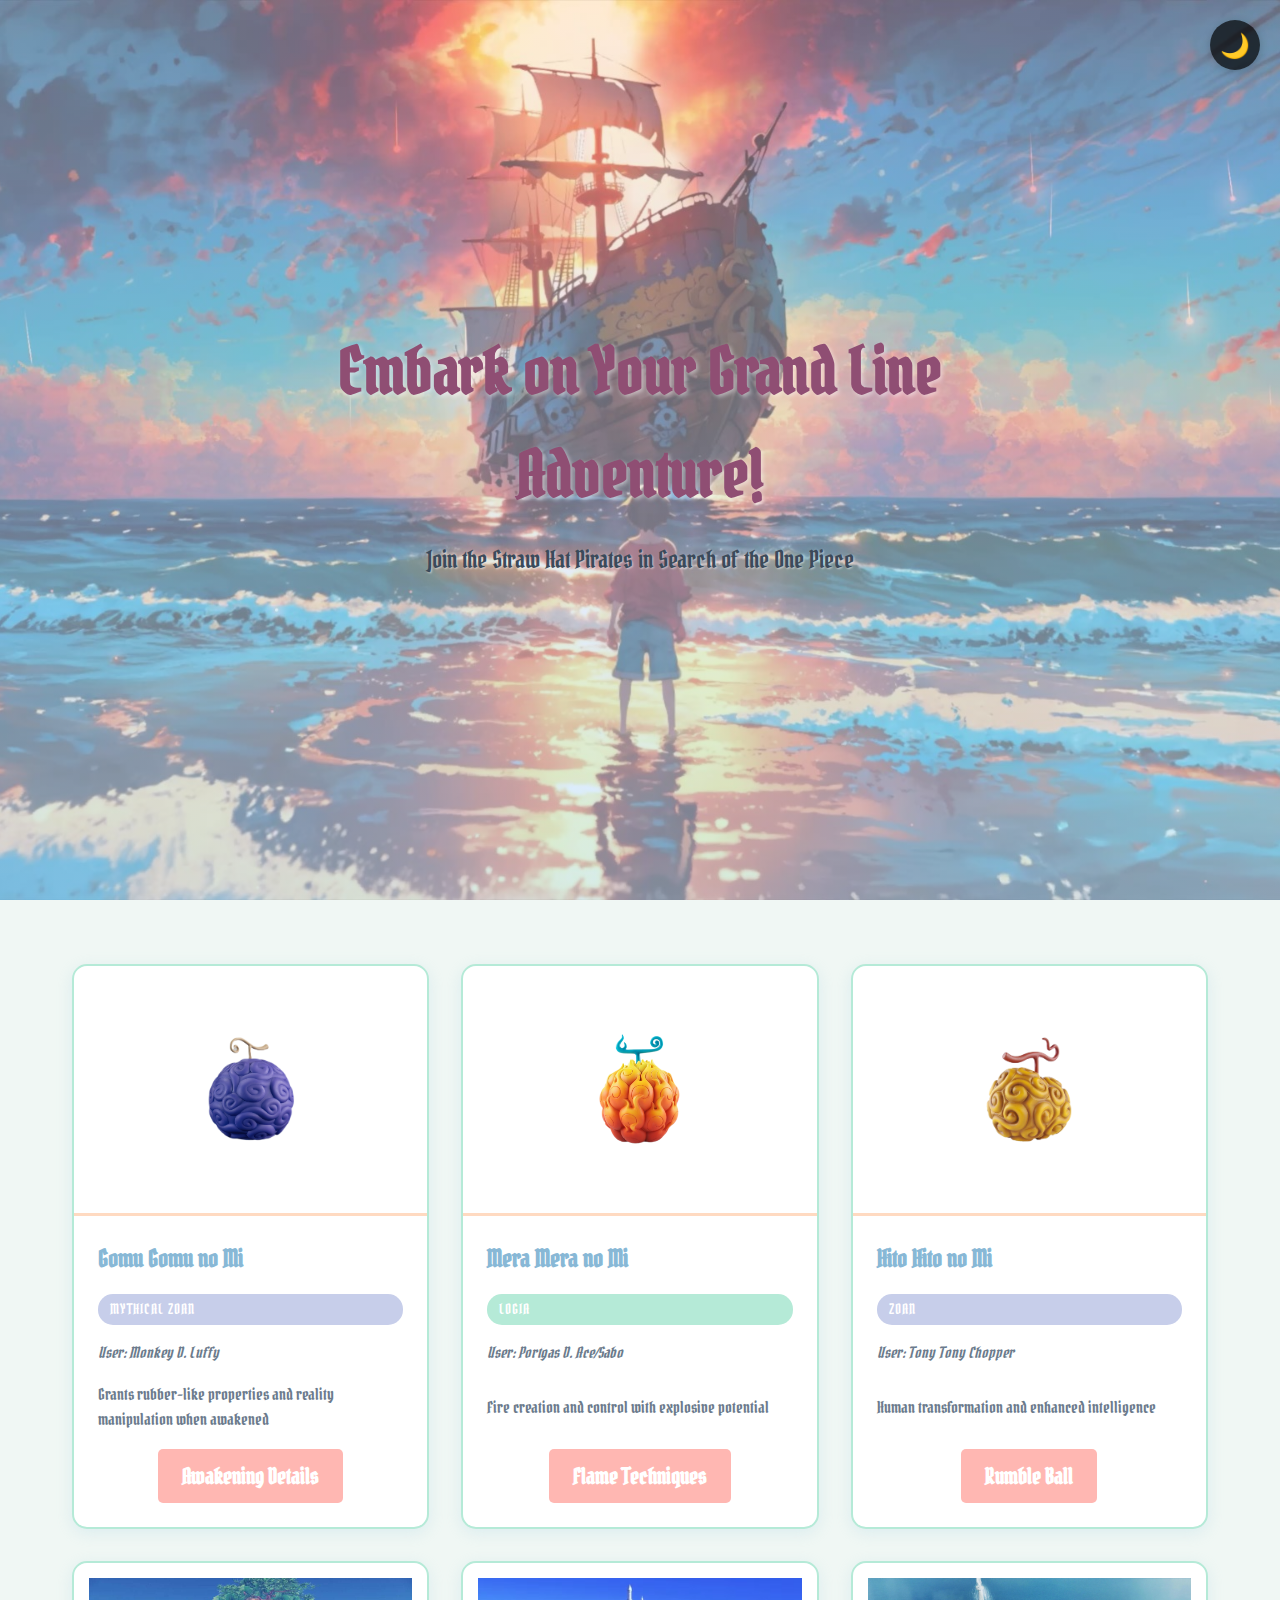
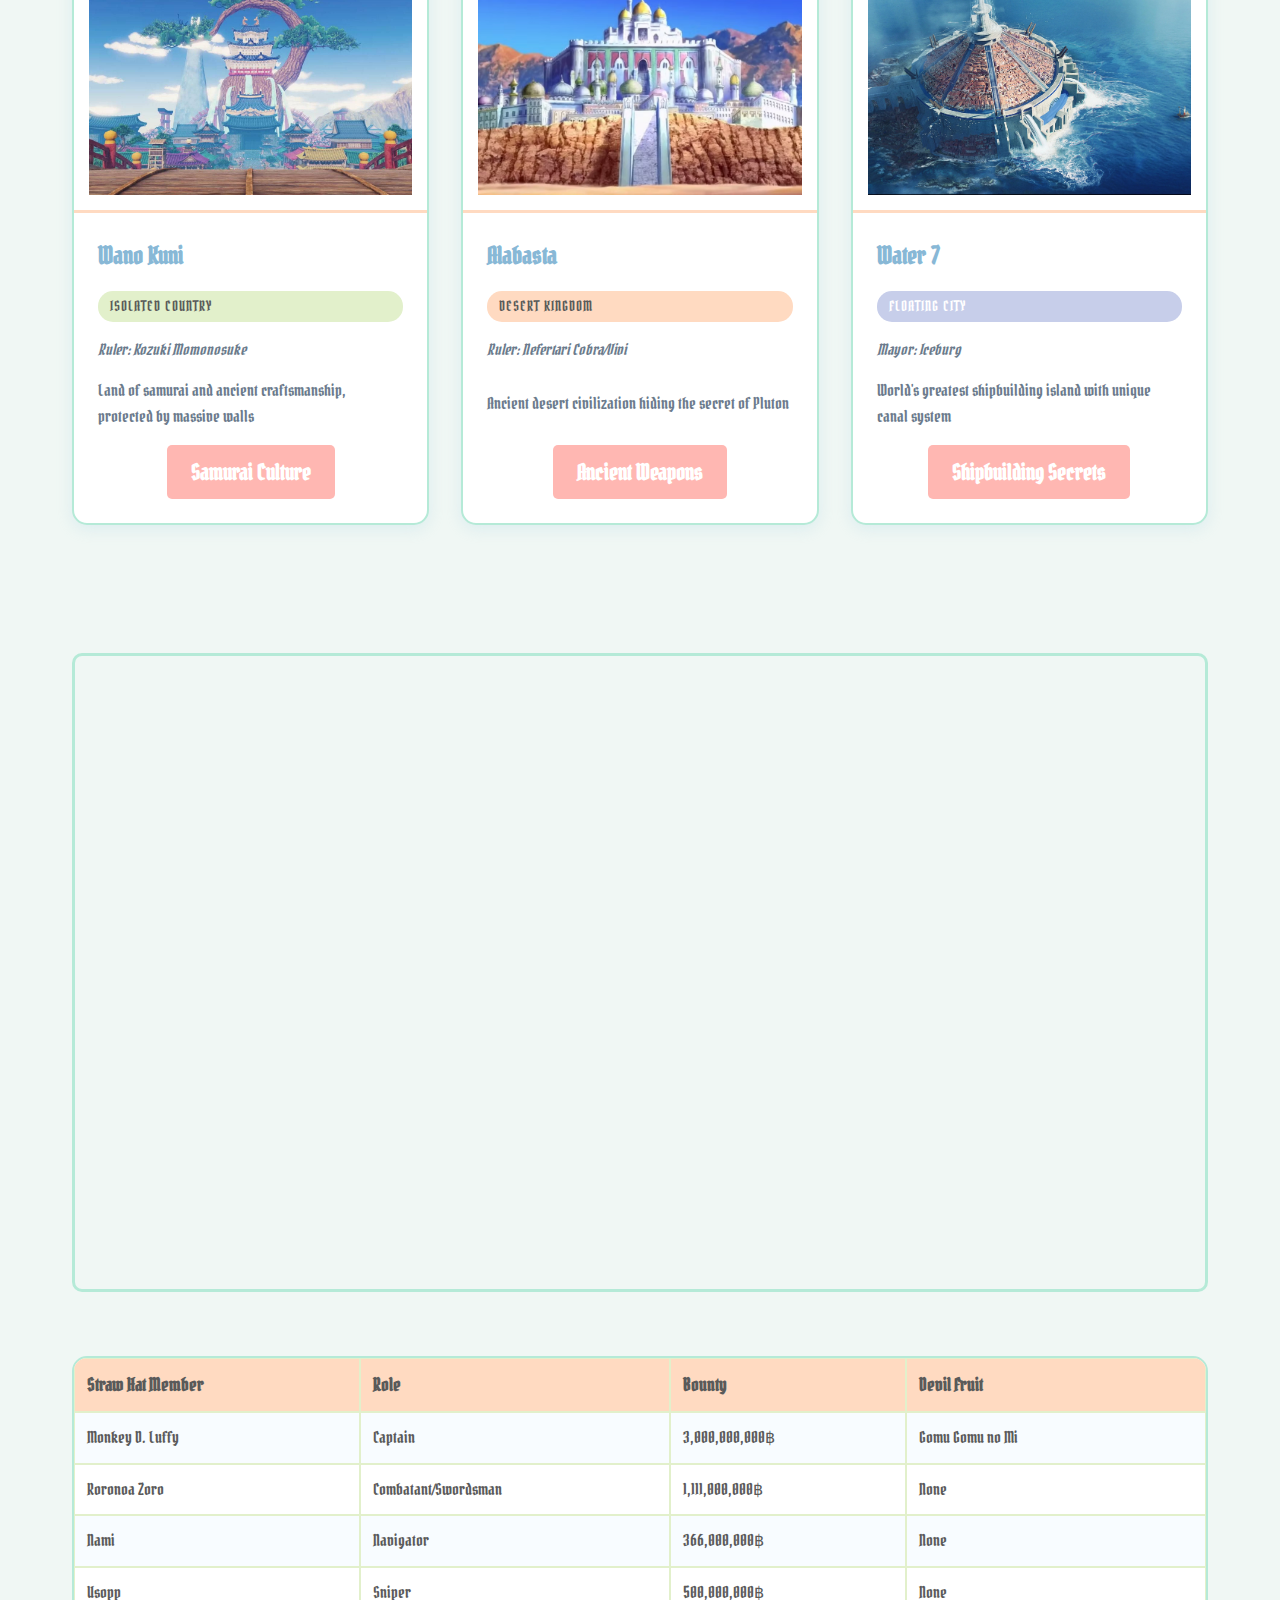
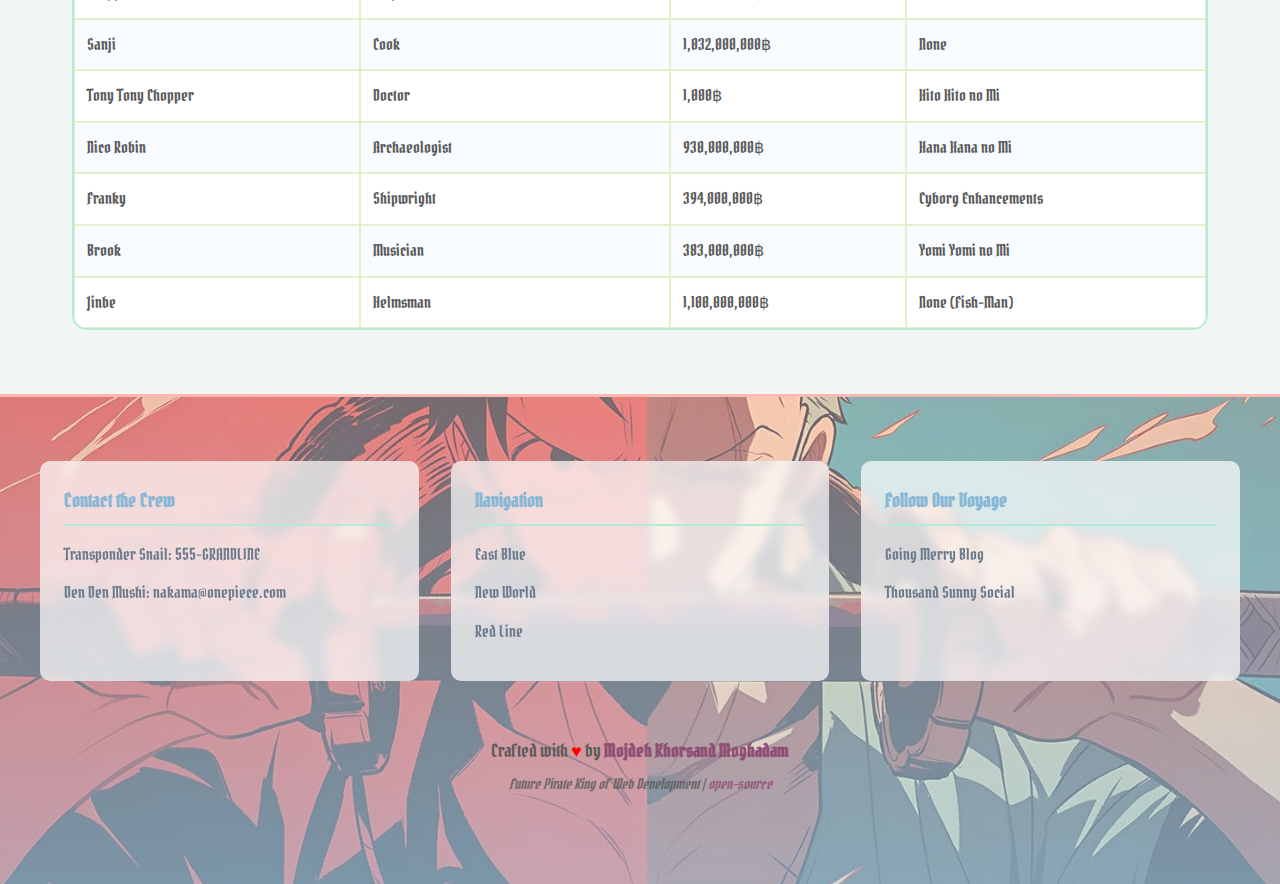
<file: index.html>
<!DOCTYPE html>
<html lang="en">
  <head>
    <meta charset="UTF-8" />
    <meta name="viewport" content="width=device-width, initial-scale=1.0" />
    <title>One Piece Grand Line Adventures</title>
    <link
      rel="icon"
      type="image/png"
      href="https://upload.wikimedia.org/wikipedia/commons/2/2f/One_Piece_Logo.png"
    />
    <link
      href="https://fonts.googleapis.com/css2?family=Pirata+One&display=swap"
      rel="stylesheet"
    />
    <link rel="stylesheet" href="css/style.css" />
  </head>
  <body class="dark">
    <button class="theme-toggle" id="themeToggle">🌓</button>

    <section class="hero">
      <div class="hero-content">
        <h1>Embark on Your Grand Line Adventure!</h1>
        <p>Join the Straw Hat Pirates in Search of the One Piece</p>
      </div>
    </section>

    <div class="grid-container">
      <div class="card">
        <img src="photo/gomu1.png" alt="Gomu Gomu no Mi" />
        <div class="card-content">
          <h3>Gomu Gomu no Mi</h3>
          <span class="fruit-type Zoan">Mythical Zoan</span>
          <p class="user">User: Monkey D. Luffy</p>
          <p>
            Grants rubber-like properties and reality manipulation when awakened
          </p>
          <button class="btn">Awakening Details</button>
        </div>
      </div>

      <div class="card">
        <img src="photo/mera1.png" alt="Mera Mera no Mi" />
        <div class="card-content">
          <h3>Mera Mera no Mi</h3>
          <span class="fruit-type Logia">Logia</span>
          <p class="user">User: Portgas D. Ace/Sabo</p>
          <p>Fire creation and control with explosive potential</p>
          <button class="btn">Flame Techniques</button>
        </div>
      </div>

      <div class="card">
        <img src="photo/hito1.png" alt="Hito Hito no Mi" />
        <div class="card-content">
          <h3>Hito Hito no Mi</h3>
          <span class="fruit-type Zoan">Zoan</span>
          <p class="user">User: Tony Tony Chopper</p>
          <p>Human transformation and enhanced intelligence</p>
          <button class="btn">Rumble Ball</button>
        </div>
      </div>

      <div class="card">
        <img src="photo/Wano Kuni.jpg" alt="Wano Country" />
        <div class="card-content">
          <h3>Wano Kuni</h3>
          <span class="location-type isolation">Isolated Country</span>
          <p class="ruler">Ruler: Kozuki Momonosuke</p>
          <p>
            Land of samurai and ancient craftsmanship, protected by massive
            walls
          </p>
          <button class="btn">Samurai Culture</button>
        </div>
      </div>

      <div class="card">
        <img src="photo/Alabasta.avif" alt="Alabasta Kingdom" />
        <div class="card-content">
          <h3>Alabasta</h3>
          <span class="location-type desert">Desert Kingdom</span>
          <p class="ruler">Ruler: Nefertari Cobra/Vivi</p>
          <p>Ancient desert civilization hiding the secret of Pluton</p>
          <button class="btn">Ancient Weapons</button>
        </div>
      </div>

      <div class="card">
        <img src="photo/Water 7.webp" alt="Water 7" />
        <div class="card-content">
          <h3>Water 7</h3>
          <span class="location-type shipyard">Floating City</span>
          <p class="leader">Mayor: Iceburg</p>
          <p>World's greatest shipbuilding island with unique canal system</p>
          <button class="btn">Shipbuilding Secrets</button>
        </div>
      </div>
    </div>

    <div class="anime-embed">
      <div class="embed-wrapper">
        <iframe
          src="https://www.youtube.com/embed/S8_YwFLCh4U"
          title="One Piece Trailer"
          allowfullscreen
        ></iframe>
      </div>
    </div>

    <div class="crew-table">
      <table>
        <tr>
          <th>Straw Hat Member</th>
          <th>Role</th>
          <th>Bounty</th>
          <th>Devil Fruit</th>
        </tr>
        <tr>
          <td>Monkey D. Luffy</td>
          <td>Captain</td>
          <td>3,000,000,000฿</td>
          <td>Gomu Gomu no Mi</td>
        </tr>
        <tr>
          <td>Roronoa Zoro</td>
          <td>Combatant/Swordsman</td>
          <td>1,111,000,000฿</td>
          <td>None</td>
        </tr>
        <tr>
          <td>Nami</td>
          <td>Navigator</td>
          <td>366,000,000฿</td>
          <td>None</td>
        </tr>
        <tr>
          <td>Usopp</td>
          <td>Sniper</td>
          <td>500,000,000฿</td>
          <td>None</td>
        </tr>
        <tr>
          <td>Sanji</td>
          <td>Cook</td>
          <td>1,032,000,000฿</td>
          <td>None</td>
        </tr>
        <tr>
          <td>Tony Tony Chopper</td>
          <td>Doctor</td>
          <td>1,000฿</td>
          <td>Hito Hito no Mi</td>
        </tr>
        <tr>
          <td>Nico Robin</td>
          <td>Archaeologist</td>
          <td>930,000,000฿</td>
          <td>Hana Hana no Mi</td>
        </tr>
        <tr>
          <td>Franky</td>
          <td>Shipwright</td>
          <td>394,000,000฿</td>
          <td>Cyborg Enhancements</td>
        </tr>
        <tr>
          <td>Brook</td>
          <td>Musician</td>
          <td>383,000,000฿</td>
          <td>Yomi Yomi no Mi</td>
        </tr>
        <tr>
          <td>Jinbe</td>
          <td>Helmsman</td>
          <td>1,100,000,000฿</td>
          <td>None (Fish-Man)</td>
        </tr>
      </table>
    </div>

    <footer>
      <div class="footer-grid">
        <div class="footer-section">
          <h4>Contact the Crew</h4>
          <p>Transponder Snail: 555-GRANDLINE</p>
          <p>Den Den Mushi: nakama@onepiece.com</p>
        </div>
        <div class="footer-section">
          <h4>Navigation</h4>
          <p>East Blue</p>
          <p>New World</p>
          <p>Red Line</p>
        </div>
        <div class="footer-section">
          <h4>Follow Our Voyage</h4>
          <p>Going Merry Blog</p>
          <p>Thousand Sunny Social</p>
        </div>
      </div>
      <div class="coder">
        <p>
          Crafted with <span class="heart">♥</span> by
          <span class="coder-name">Mojdeh Khorsand Moghadam</span>
        </p>
        <p class="coder-subtext">
          Future Pirate King of Web Development |
          <a href="https://github.com/realRJ10/op" class="source-link"
            >open-source</a
          >
        </p>
      </div>
    </footer>

    <script src="js/script.js"></script>
  </body>
</html>
</file>
<file: css/style.css>
* {
  margin: 0;
  padding: 0;
  box-sizing: border-box;
  font-family: "Pirata One", cursive, sans-serif;
  transition: background-color 0.5s ease, color 0.3s ease,
    border-color 0.3s ease;
}

body {
  line-height: 1.6;
}

body.dark {
  background: #0a1a2f;
  color: #fff;
}

body.dark .hero {
  background: linear-gradient(rgba(255, 165, 0, 0.2), rgba(10, 26, 47, 0.8)),
    url(photo1.jpg) center/cover;
}

body.dark .hero-content h1 {
  text-shadow: 3px 3px 5px rgba(10, 26, 47, 0.8);
  color: #ffd700;
}

body.dark .hero-content p {
  text-shadow: 2px 2px 3px rgba(10, 26, 47, 0.8);
}

body.dark .card {
  background: #1a2f4f;
  box-shadow: 0 4px 15px rgba(255, 165, 0, 0.3);
  border: 2px solid #ff6b00;
}

body.dark .card img {
  background: rgba(255, 255, 255, 0.05);
  border-bottom: 3px solid #ff6b00;
}

body.dark .card-content h3 {
  color: #ffd700;
}

body.dark .fruit-type,
body.dark .location-type {
  color: white;
}

body.dark .Paramecia {
  background: #aa0000;
}
body.dark .Logia {
  background: #0066cc;
}
body.dark .Zoan {
  background: #228b22;
}

body.dark .isolation {
  background: #2c3e50;
}
body.dark .desert {
  background: #d35400;
}
body.dark .shipyard {
  background: #3498db;
}

body.dark .user,
body.dark .ruler,
body.dark .leader {
  color: #ff8c00;
}

body.dark .btn {
  background: #ff6b00;
  color: #0a1a2f;
}

body.dark .btn:hover {
  background: #ff8c00;
}

body.dark .embed-wrapper iframe {
  border: 3px solid #ff6b00;
}

body.dark table {
  background: #1a2f4f;
  border: 2px solid #ff6b00;
}

body.dark td,
body.dark th {
  border: 1px solid #ff6b00;
}

body.dark th {
  background: #ff6b00;
  color: #0a1a2f;
}

body.dark tr:nth-child(even) {
  background-color: rgba(255, 107, 0, 0.1);
}

body.dark footer {
  background: linear-gradient(rgba(255, 165, 0, 0.1), rgba(10, 26, 47, 0.9)),
    url(photo2.jpg) center/cover;
  border-top: 3px solid #ff6b00;
}

body.dark .footer-section {
  background: rgba(10, 26, 47, 0.7);
}

body.dark .footer-section h4 {
  color: #ff8c00;
  border-bottom: 2px solid #ff6b00;
}

body.pastel {
  background: #f0f7f4;
  color: #5a5a5a;
}

body.pastel .hero {
  background: linear-gradient(
      rgba(255, 209, 220, 0.4),
      rgba(189, 224, 254, 0.6)
    ),
    url(photo1.jpg) center/cover;
}

body.pastel .hero-content h1 {
  text-shadow: 2px 2px 4px rgba(255, 255, 255, 0.473);
  color: #8f4e73;
}

body.pastel .hero-content p {
  text-shadow: 1px 1px 2px rgba(235, 235, 235, 0.658);
  color: #3b4a5a;
}

body.pastel .card {
  background: #ffffff;
  box-shadow: 0 4px 15px rgba(173, 216, 230, 0.3);
  border: 2px solid #b5ead7;
}

body.pastel .card:hover {
  box-shadow: 0 8px 20px rgba(173, 216, 230, 0.5);
}

body.pastel .card img {
  background: rgba(255, 255, 255, 0.3);
  border-bottom: 3px solid #ffdac1;
}

body.pastel .card-content h3 {
  color: #88b8d6;
}

body.pastel .fruit-type,
body.pastel .location-type {
  color: white;
}

body.pastel .Paramecia {
  background: #ffb7b2;
}
body.pastel .Logia {
  background: #b5ead7;
}
body.pastel .Zoan {
  background: #c7ceea;
}

body.pastel .isolation {
  background: #e2f0cb;
  color: #5a5a5a;
}
body.pastel .desert {
  background: #ffdac1;
  color: #5a5a5a;
}
body.pastel .shipyard {
  background: #c7ceea;
}

body.pastel .user,
body.pastel .ruler,
body.pastel .leader {
  color: #88b8d6;
}

body.pastel .card-content p {
  color: #6b7b8c;
}

body.pastel .btn {
  background: #ffb7b2;
  color: #ffffff;
}

body.pastel .btn:hover {
  background: #ff9eb7;
}

body.pastel .embed-wrapper iframe {
  border: 3px solid #b5ead7;
}

body.pastel table {
  background: #ffffff;
  border: 2px solid #b5ead7;
}

body.pastel td,
body.pastel th {
  border: 1px solid #e2f0cb;
}

body.pastel th {
  background: #ffdac1;
  color: #5a5a5a;
}

body.pastel tr:nth-child(even) {
  background-color: rgba(189, 224, 254, 0.1);
}

body.pastel footer {
  border-top: 3px solid #ffb7b2;
  background: linear-gradient(
      rgba(255, 209, 220, 0.4),
      rgba(189, 224, 254, 0.6)
    ),
    url(photo2.jpg) center/cover;
}

body.pastel .footer-section {
  background: rgba(255, 255, 255, 0.7);
  backdrop-filter: blur(5px);
}

body.pastel .footer-section h4 {
  color: #88b8d6;
  border-bottom: 2px solid #b5ead7;
}

body.pastel .footer-section p {
  color: #6b7b8c;
}

.theme-toggle {
  position: fixed;
  top: 20px;
  right: 20px;
  z-index: 1000;

  background: rgba(255, 255, 255, 0.7);
  color: #5a5a5a;
  border: none;
  border-radius: 50%;
  width: 50px;
  height: 50px;
  font-size: 1.5rem;
  cursor: pointer;
  display: flex;
  align-items: center;
  justify-content: center;
  box-shadow: 0 2px 10px rgba(0, 0, 0, 0.2);
  transition: all 0.3s ease;
}

.theme-toggle:hover {
  transform: scale(1.1);
}

body.pastel .theme-toggle {
  background: rgba(0, 0, 0, 0.7);
  color: white;
}

.hero {
  height: 100vh;
  display: flex;
  align-items: center;
  justify-content: center;
  text-align: center;
  padding: 0 20px;
}

.hero-content {
  max-width: 800px;
}

.hero-content h1 {
  font-size: 4rem;
  margin-bottom: 1rem;
}

.hero-content p {
  font-size: 1.5rem;
}

.grid-container {
  display: grid;
  grid-template-columns: repeat(auto-fit, minmax(300px, 1fr));
  gap: 2rem;
  padding: 4rem 2rem;
  max-width: 1200px;
  margin: 0 auto;
}

.card {
  border-radius: 15px;
  overflow: hidden;
  transition: transform 0.3s ease;
  display: flex;
  flex-direction: column;
  height: 100%;
}

.card:hover {
  transform: translateY(-10px);
}

.card img {
  width: 100%;
  height: 250px;
  object-fit: cover;
  padding: 15px;
}

.card-content {
  padding: 1.5rem;
  flex-grow: 1;
  display: flex;
  flex-direction: column;
}

.card-content h3 {
  font-size: 1.5rem;
  margin-bottom: 0.5rem;
}

.fruit-type,
.location-type {
  display: inline-block;
  padding: 0.25rem 0.75rem;
  border-radius: 15px;
  font-size: 0.9rem;
  margin: 0.5rem 0;
  text-transform: uppercase;
  letter-spacing: 1px;
}

.user,
.ruler,
.leader {
  font-style: italic;
  margin: 0.5rem 0;
  font-size: 0.95rem;
}

.card-content p {
  margin-bottom: 1rem;
  flex-grow: 1;
}

.btn {
  padding: 0.8rem 1.5rem;
  border: none;
  border-radius: 5px;
  cursor: pointer;
  transition: background 0.3s ease;
  font-weight: bold;
  font-size: 22px;
  margin-top: auto;
  width: fit-content;
  align-self: center;
}

.anime-embed {
  max-width: 1200px;
  margin: 4rem auto;
  padding: 0 2rem;
}

.embed-wrapper {
  position: relative;
  padding-bottom: 56.25%;
  height: 0;
  overflow: hidden;
}

.embed-wrapper iframe {
  position: absolute;
  top: 0;
  left: 0;
  width: 100%;
  height: 100%;
  border-radius: 10px;
}

.crew-table {
  margin: 4rem 0;
  padding: 0 2rem;
  overflow-x: auto;
  max-width: 1200px;
  margin-left: auto;
  margin-right: auto;
}

table {
  width: 100%;
  border-radius: 15px;
  border-collapse: separate;
  border-spacing: 0;
  overflow: hidden;
}

td,
th {
  padding: 12px;
  text-align: left;
}

th {
  font-size: 1.1rem;
}

footer {
  padding: 4rem 2rem;
  margin-top: 4rem;
  min-height: 300px;
}

.footer-grid {
  display: grid;
  grid-template-columns: repeat(auto-fit, minmax(250px, 1fr));
  gap: 2rem;
  max-width: 1200px;
  margin: 0 auto;
}

.footer-section {
  padding: 1.5rem;
  border-radius: 10px;
}

.footer-section h4 {
  margin-bottom: 1rem;
  padding-bottom: 0.5rem;
  font-size: 1.2rem;
}

.footer-section p {
  margin-bottom: 0.8rem;
}

@media (max-width: 768px) {
  .hero-content h1 {
    font-size: 2.5rem;
  }

  .hero-content p {
    font-size: 1.2rem;
  }

  .grid-container {
    grid-template-columns: 1fr;
    padding: 2rem 1rem;
  }

  .card img {
    height: 200px;
  }

  .crew-table {
    padding: 0 1rem;
  }

  .theme-toggle {
    width: 40px;
    height: 40px;
    font-size: 1.2rem;
    top: 10px;
    right: 10px;
  }
}

/* Update the coder styles */
.coder {
  padding: 1.5rem 1rem;
  text-align: center;
  margin-top: 2rem;
  font-size: 1.1rem;
}

.coder-name {
  font-weight: bold;
  position: relative;
  display: inline-block;
}

.coder-name:after {
  content: "";
  position: absolute;
  width: 100%;
  height: 2px;
  bottom: -2px;
  left: 0;
  transform: scaleX(0);
  transition: transform 0.3s ease;
}

.coder-name:hover:after {
  transform: scaleX(1);
}

.heart {
  color: #ff0000;
  animation: heartbeat 1.5s infinite;
  display: inline-block;
}

.coder-subtext {
  font-style: italic;
  font-size: 0.9rem;
  opacity: 0.8;
  margin-top: 0.5rem;
}

@keyframes heartbeat {
  0% {
    transform: scale(1);
  }
  25% {
    transform: scale(1.1);
  }
  50% {
    transform: scale(1);
  }
  75% {
    transform: scale(1.1);
  }
  100% {
    transform: scale(1);
  }
}

/* Dark theme specific styles */
body.dark .coder {
  color: #ffffff;
}

body.dark .coder-name {
  color: #ffd700;
}

/* Pastel theme specific styles */
body.pastel .coder {
  color: #5a5a5a;
}

body.pastel .coder-name {
  color: #8f4e73;
}

@media (max-width: 768px) {
  .coder {
    font-size: 1rem;
    padding: 1rem;
  }

  .coder-subtext {
    font-size: 0.8rem;
  }
}

.source-link,
.source-link:visited {
  color: inherit;
  text-decoration: none;
}

.source-link:hover {
  text-decoration: underline;
  color: inherit;
}

/* Theme-specific colors */
body.dark .source-link,
body.dark .source-link:visited,
body.dark .source-link:hover {
  color: #ffd700;
}

body.pastel .source-link,
body.pastel .source-link:visited,
body.pastel .source-link:hover {
  color: #8f4e73;
}
</file>
